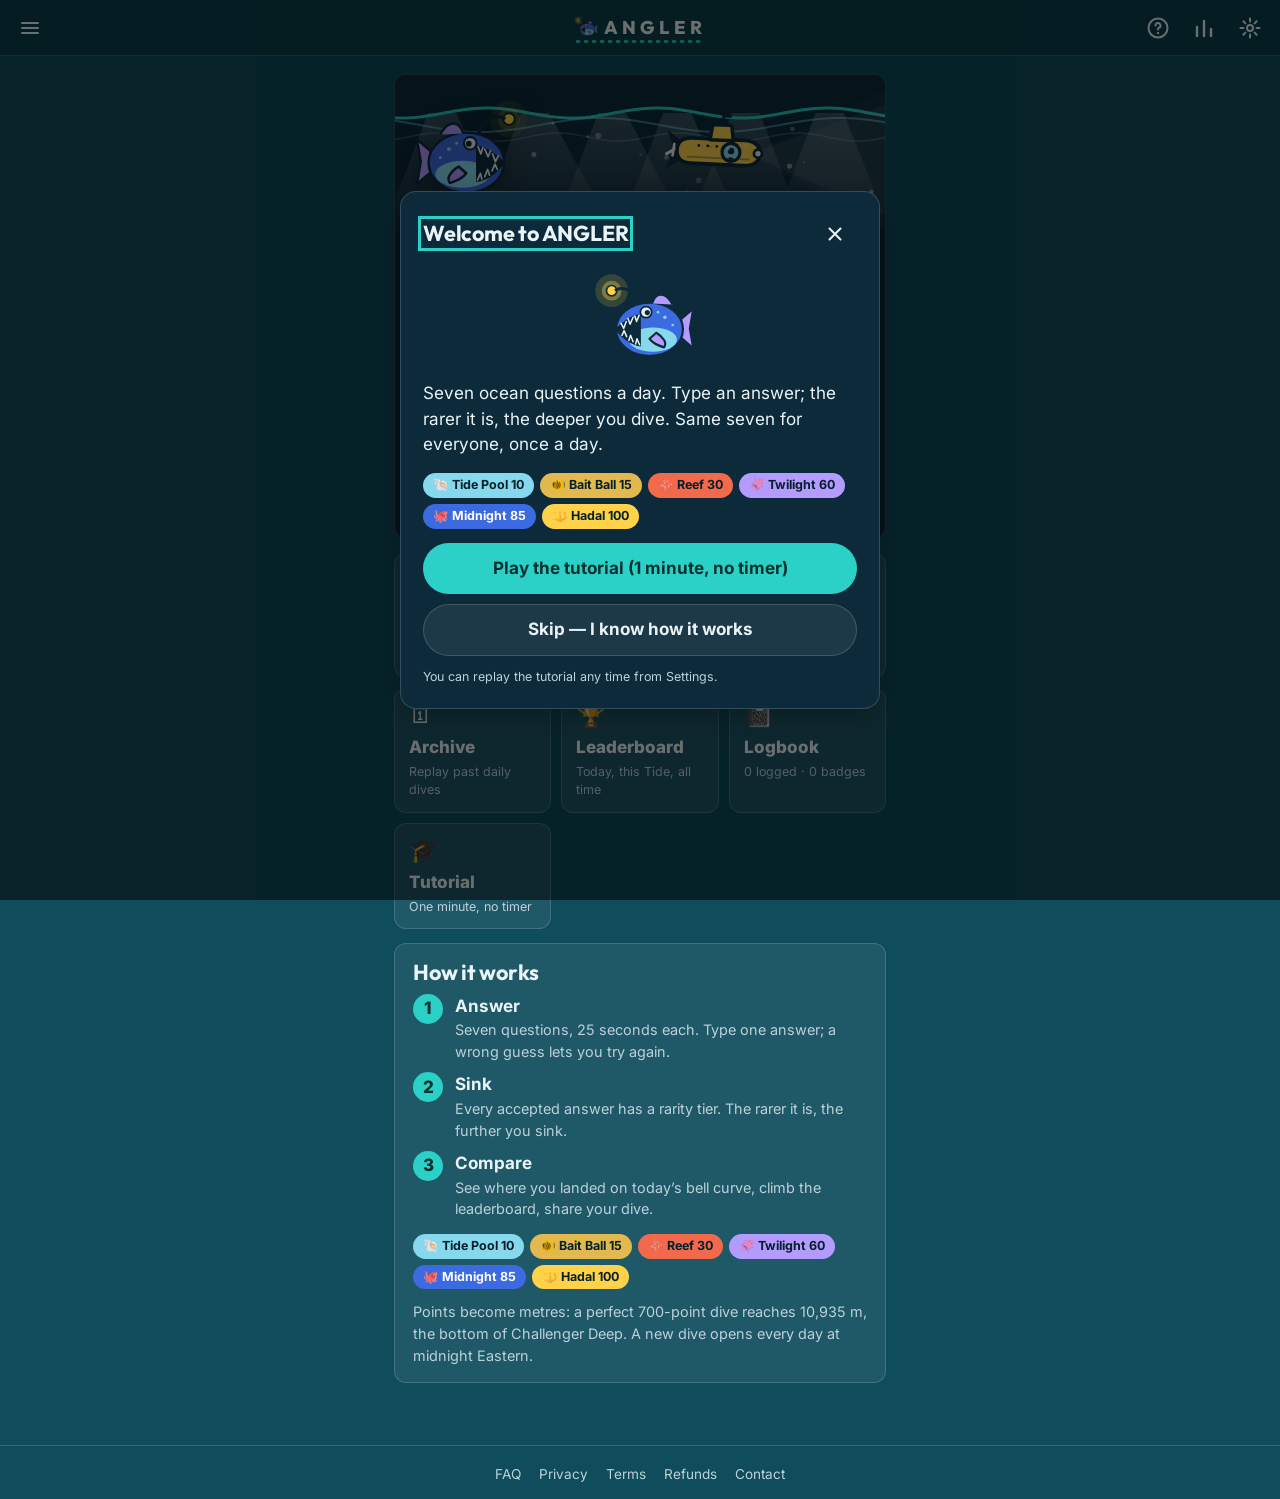
<file: index.html>
<!DOCTYPE html>
<html lang="en" data-theme="dark">
<head>
  <meta charset="utf-8">
  <meta name="viewport" content="width=device-width, initial-scale=1, viewport-fit=cover">
  <title>ANGLER — the daily ocean dive</title>
  <meta name="description" content="Seven ocean questions a day. The rarer your answer, the deeper you dive. A free daily trivia game about fish and the sea.">
  <meta property="og:title" content="ANGLER — the daily ocean dive">
  <meta property="og:description" content="Seven ocean questions a day. The rarer your answer, the deeper you dive.">
  <meta property="og:type" content="website">
  <meta property="og:url" content="https://nelsonalapi63-cyber.github.io/angler/">
                <meta property="og:image" content="https://nelsonalapi63-cyber.github.io/angler/icons/og/2026-11-10.png">
  <meta name="twitter:card" content="summary">
  <meta name="theme-color" content="#0F4C5C">
  <meta name="color-scheme" content="dark light">
                <link rel="canonical" href="https://nelsonalapi63-cyber.github.io/angler/">
  <link rel="manifest" href="manifest.json">
  <link rel="icon" href="icons/favicon.svg" type="image/svg+xml">
  <link rel="apple-touch-icon" href="icons/icon-192.png">
  <link rel="preload" href="fonts/outfit-latin-wght.woff2" as="font" type="font/woff2" crossorigin>
  <link rel="preload" href="fonts/inter-latin-wght.woff2" as="font" type="font/woff2" crossorigin>
  <link rel="stylesheet" href="fonts/fonts.css">
  <link rel="stylesheet" href="styles.css">
</head>
<body>
  <a class="skip-link" href="#main">Skip to the game</a>
  <div id="bubbles" aria-hidden="true"></div>

  <header class="topbar" role="banner">
    <button class="icon-btn" id="btn-menu" aria-label="Menu" aria-expanded="false" aria-controls="menu">
      <svg viewBox="0 0 24 24" width="24" height="24" aria-hidden="true"><path d="M4 7h16M4 12h16M4 17h16" stroke="currentColor" stroke-width="2" stroke-linecap="round"/></svg>
    </button>
    <a class="wordmark" href="#home" aria-label="ANGLER home"><span class="wordmark-fish" aria-hidden="true"></span>ANGLER</a>
    <div class="topbar-right">
      <button class="icon-btn" id="btn-help" aria-label="How to play">
        <svg viewBox="0 0 24 24" width="24" height="24" aria-hidden="true"><circle cx="12" cy="12" r="9.5" fill="none" stroke="currentColor" stroke-width="2"/><path d="M9.5 9.5a2.5 2.5 0 1 1 3.6 2.2c-.8.4-1.1.9-1.1 1.8" fill="none" stroke="currentColor" stroke-width="2" stroke-linecap="round"/><circle cx="12" cy="17" r="1.2" fill="currentColor"/></svg>
      </button>
      <button class="icon-btn" id="btn-stats" aria-label="My ANGLER statistics">
        <svg viewBox="0 0 24 24" width="24" height="24" aria-hidden="true"><path d="M5 20V11M12 20V5M19 20v-7" stroke="currentColor" stroke-width="2.4" stroke-linecap="round"/></svg>
      </button>
      <button class="icon-btn" id="btn-settings" aria-label="Settings">
        <svg viewBox="0 0 24 24" width="24" height="24" aria-hidden="true"><circle cx="12" cy="12" r="3" fill="none" stroke="currentColor" stroke-width="2"/><path d="M12 2.5v3M12 18.5v3M2.5 12h3M18.5 12h3M5.3 5.3l2.1 2.1M16.6 16.6l2.1 2.1M5.3 18.7l2.1-2.1M16.6 7.4l2.1-2.1" stroke="currentColor" stroke-width="2" stroke-linecap="round"/></svg>
      </button>
    </div>
  </header>

  <nav id="menu" class="drawer" hidden aria-label="Main menu">
    <a href="#daily">Daily Dive</a>
    <a href="#free">Free Dive</a>
    <a href="#duel">Duel</a>
    <a href="#archive">Archive</a>
    <a href="#packs">Themed Packs</a>
    <a href="#leaderboard">Leaderboard</a>
    <a href="#logbook">Logbook</a>
    <a href="#stats">My ANGLER</a>
    <a href="#tutorial">Tutorial</a>
    <a href="#faq">FAQ</a>
  </nav>
  <div id="scrim" class="scrim" hidden></div>

  <main id="main" class="column" tabindex="-1"></main>

  <footer class="site-footer">
    <a href="#faq">FAQ</a>
    <a href="privacy.html">Privacy</a>
    <a href="terms.html">Terms</a>
    <a href="refunds.html">Refunds</a>
    <a href="#faq" id="footer-contact">Contact</a>
  </footer>

  <div id="modal-root"></div>
  <div id="toast-root" class="toast-root" aria-live="polite" aria-atomic="true"></div>

  <script src="shared/dive.js" defer></script>
  <script src="storage.js" defer></script>
  <script src="boot.js" defer></script>
  <script src="charts.js" defer></script>
  <script src="sub.js" defer></script>
  <script src="shared/duel.js" defer></script>
  <script src="duel.js" defer></script>
  <script src="surface.js" defer></script>
  <script src="online.js" defer></script>
  <script src="retain.js" defer></script>
  <script src="social.js" defer></script>
  <script src="monetise.js" defer></script>
  <script src="achievements.js" defer></script>
  <script src="share.js" defer></script>
  <script src="pages.js" defer></script>
  <script src="game.js" defer></script>
  <script src="app.js" defer></script>
</body>
</html>
</file>
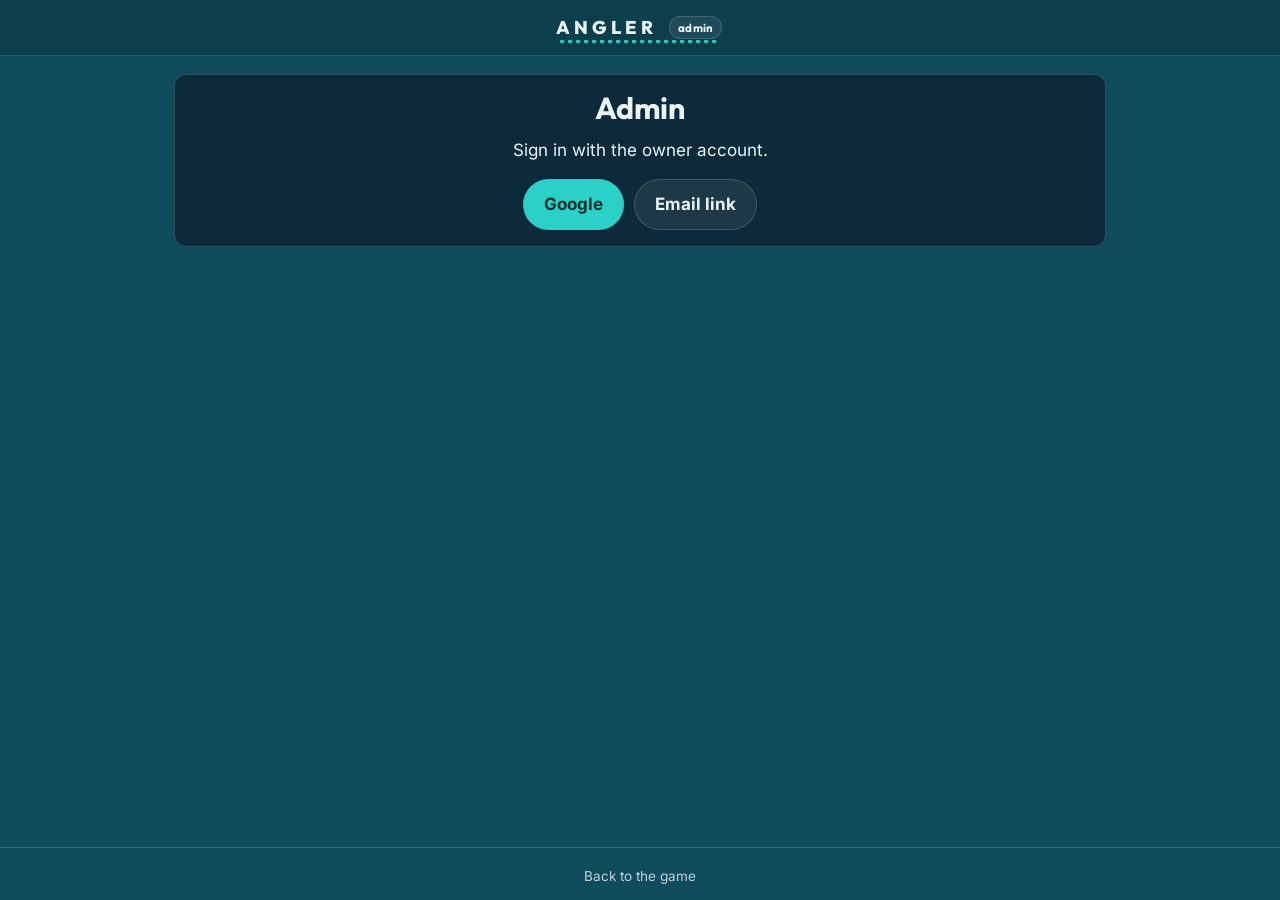
<file: admin.html>
<!DOCTYPE html>
<html lang="en" data-theme="dark">
<head>
  <meta charset="utf-8">
  <meta name="viewport" content="width=device-width, initial-scale=1, viewport-fit=cover">
  <title>ANGLER — admin</title>
  <meta name="robots" content="noindex, nofollow">
  <link rel="icon" href="icons/favicon.svg" type="image/svg+xml">
  <link rel="stylesheet" href="fonts/fonts.css">
  <link rel="stylesheet" href="styles.css">
  <style>
    .admin .column { max-width: 960px; }
    .admin table { width: 100%; border-collapse: collapse; font-size: .9rem; }
    .admin th, .admin td { text-align: left; padding: 6px 8px; border-bottom: 1px solid var(--line); vertical-align: top; }
    .admin th { color: var(--muted); font-weight: 600; font-size: .8rem; }
    .admin td.num, .admin th.num { text-align: right; font-variant-numeric: tabular-nums; }
    .admin .bars { display: grid; grid-template-columns: repeat(auto-fit, minmax(16px, 1fr)); gap: 3px; align-items: end; height: 120px; margin: 10px 0 4px; }
    .admin .bar { background: var(--accent); border-radius: 3px 3px 0 0; min-height: 2px; position: relative; }
    .admin .bar.dim { background: var(--tier-midnight); }
    .admin .bar:hover::after { content: attr(data-label); position: absolute; bottom: 100%; left: 50%; transform: translateX(-50%); background: var(--surface-strong); color: var(--ink); font-size: .7rem; padding: 2px 6px; border-radius: 4px; white-space: nowrap; border: 1px solid var(--line); }
    .admin .legend { display: flex; gap: 14px; font-size: .8rem; color: var(--muted); }
    .admin .legend i { display: inline-block; width: 10px; height: 10px; border-radius: 2px; vertical-align: middle; margin-right: 4px; }
    .admin .grid2 { display: grid; gap: 14px; grid-template-columns: 1fr; }
    @media (min-width: 760px) { .admin .grid2 { grid-template-columns: 1fr 1fr; } }
    .admin .status-new { color: var(--gold); } .admin .status-accepted { color: var(--accent-text); } .admin .status-rejected { color: var(--muted); }
    .admin .miss-bar { height: 6px; background: var(--surface); border-radius: 3px; overflow: hidden; }
    .admin .miss-bar i { display: block; height: 100%; background: var(--tier-reef); }
  </style>
</head>
<body class="admin">
  <a class="skip-link" href="#main">Skip to the dashboard</a>
  <header class="topbar" role="banner">
    <span></span>
    <a class="wordmark" href="./#home">ANGLER <span class="badge" style="margin-left:6px">admin</span></a>
    <span></span>
  </header>
  <main id="main" class="column" aria-live="polite"></main>
  <footer class="site-footer"><a href="./#home">Back to the game</a></footer>
  <div class="toast-root" id="toast-root" aria-live="polite"></div>

  <script src="shared/dive.js" defer></script>
  <script src="storage.js" defer></script>
  <script src="entities.js" defer></script>
  <script src="prompts.js" defer></script>
  <script src="charts.js" defer></script>
  <script src="online.js" defer></script>
  <script src="admin.js" defer></script>
</body>
</html>
</file>
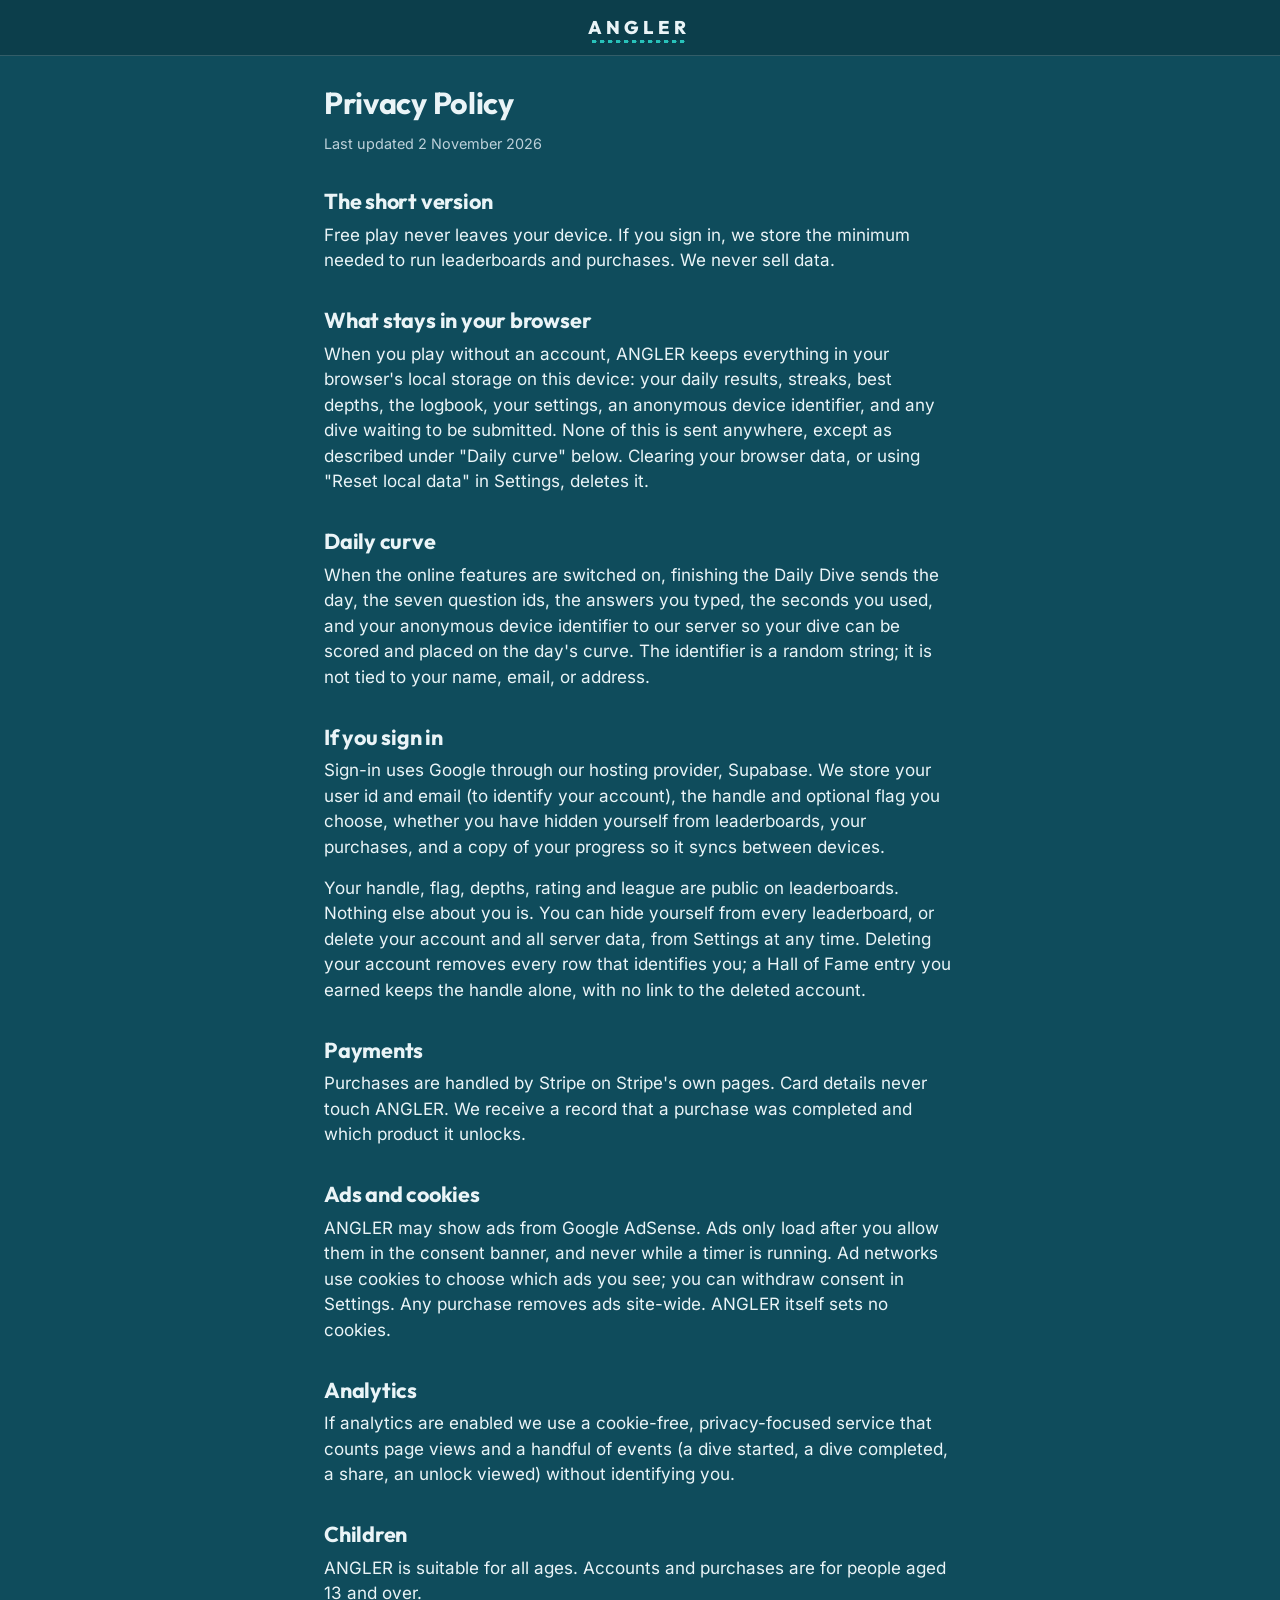
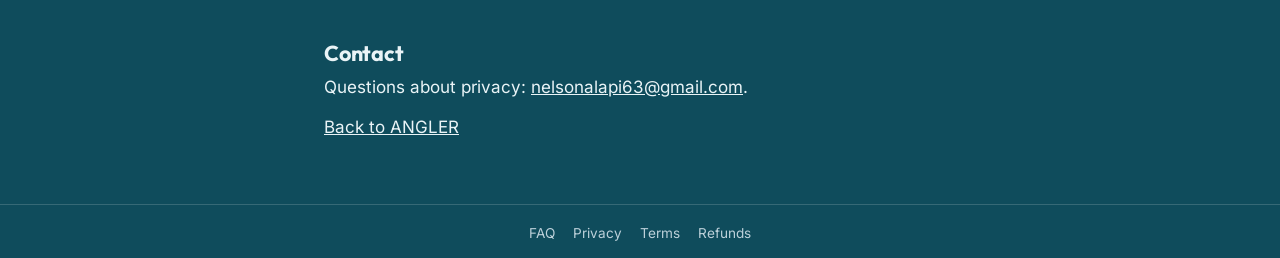
<file: privacy.html>
<!DOCTYPE html>
<html lang="en" data-theme="dark">
<head>
  <meta charset="utf-8">
  <meta name="viewport" content="width=device-width, initial-scale=1">
  <title>Privacy Policy — ANGLER</title>
  <meta name="description" content="What ANGLER stores on your device, what it stores if you sign in, and how ads and cookies are handled.">
  <script>try{var s=JSON.parse(localStorage.getItem('fathom.v1.settings')||'{}');if(s.theme==='light')document.documentElement.dataset.theme='light';if(s.contrast)document.documentElement.dataset.contrast='true';}catch(e){}</script>
  <link rel="stylesheet" href="fonts/fonts.css">
  <link rel="stylesheet" href="styles.css">
</head>
<body>
  <header class="topbar"><span></span><a class="wordmark" href="./#home">ANGLER</a><span></span></header>
  <main class="column prose">
    <h1>Privacy Policy</h1>
    <p class="muted small">Last updated 2 November 2026</p>

    <h2>The short version</h2>
    <p>Free play never leaves your device. If you sign in, we store the minimum needed to run leaderboards and purchases. We never sell data.</p>

    <h2>What stays in your browser</h2>
    <p>When you play without an account, ANGLER keeps everything in your browser's local storage on this device: your daily results, streaks, best depths, the logbook, your settings, an anonymous device identifier, and any dive waiting to be submitted. None of this is sent anywhere, except as described under "Daily curve" below. Clearing your browser data, or using "Reset local data" in Settings, deletes it.</p>

    <h2>Daily curve</h2>
    <p>When the online features are switched on, finishing the Daily Dive sends the day, the seven question ids, the answers you typed, the seconds you used, and your anonymous device identifier to our server so your dive can be scored and placed on the day's curve. The identifier is a random string; it is not tied to your name, email, or address.</p>

    <h2>If you sign in</h2>
    <p>Sign-in uses Google through our hosting provider, Supabase. We store your user id and email (to identify your account), the handle and optional flag you choose, whether you have hidden yourself from leaderboards, your purchases, and a copy of your progress so it syncs between devices.</p>
    <p>Your handle, flag, depths, rating and league are public on leaderboards. Nothing else about you is. You can hide yourself from every leaderboard, or delete your account and all server data, from Settings at any time. Deleting your account removes every row that identifies you; a Hall of Fame entry you earned keeps the handle alone, with no link to the deleted account.</p>

    <h2>Payments</h2>
    <p>Purchases are handled by Stripe on Stripe's own pages. Card details never touch ANGLER. We receive a record that a purchase was completed and which product it unlocks.</p>

    <h2>Ads and cookies</h2>
    <p>ANGLER may show ads from Google AdSense. Ads only load after you allow them in the consent banner, and never while a timer is running. Ad networks use cookies to choose which ads you see; you can withdraw consent in Settings. Any purchase removes ads site-wide. ANGLER itself sets no cookies.</p>

    <h2>Analytics</h2>
    <p>If analytics are enabled we use a cookie-free, privacy-focused service that counts page views and a handful of events (a dive started, a dive completed, a share, an unlock viewed) without identifying you.</p>

    <h2>Children</h2>
    <p>ANGLER is suitable for all ages. Accounts and purchases are for people aged 13 and over.</p>

    <h2>Contact</h2>
    <p>Questions about privacy: <a href="mailto:nelsonalapi63@gmail.com">nelsonalapi63@gmail.com</a>.</p>
    <p><a href="./#home">Back to ANGLER</a></p>
  </main>
  <footer class="site-footer"><a href="./#faq">FAQ</a><a href="privacy.html">Privacy</a><a href="terms.html">Terms</a><a href="refunds.html">Refunds</a></footer>
</body>
</html>
</file>
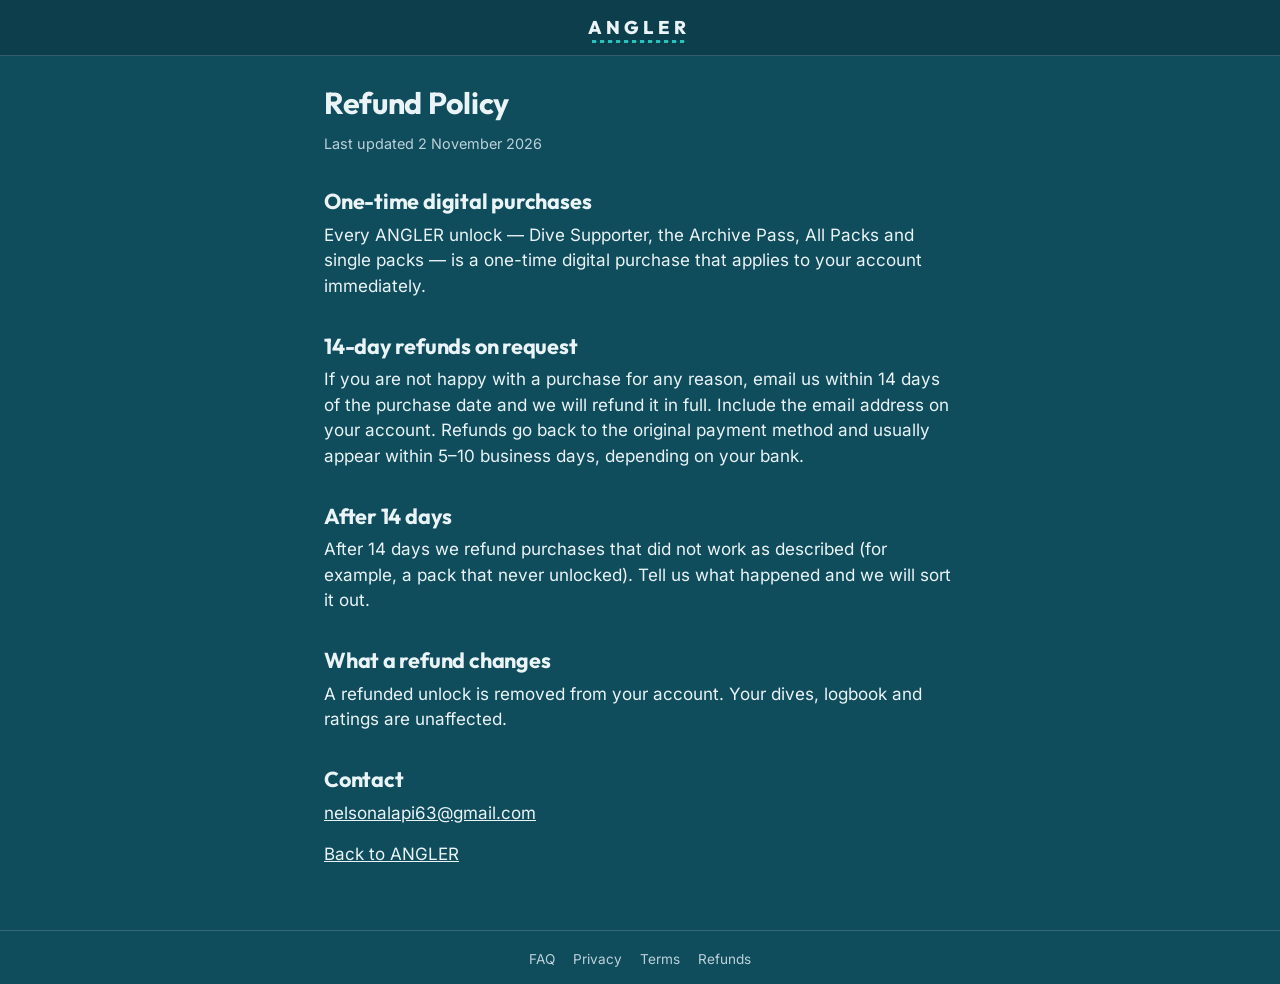
<file: refunds.html>
<!DOCTYPE html>
<html lang="en" data-theme="dark">
<head>
  <meta charset="utf-8">
  <meta name="viewport" content="width=device-width, initial-scale=1">
  <title>Refund Policy — ANGLER</title>
  <meta name="description" content="Refunds for ANGLER one-time digital purchases.">
  <script>try{var s=JSON.parse(localStorage.getItem('fathom.v1.settings')||'{}');if(s.theme==='light')document.documentElement.dataset.theme='light';if(s.contrast)document.documentElement.dataset.contrast='true';}catch(e){}</script>
  <link rel="stylesheet" href="fonts/fonts.css">
  <link rel="stylesheet" href="styles.css">
</head>
<body>
  <header class="topbar"><span></span><a class="wordmark" href="./#home">ANGLER</a><span></span></header>
  <main class="column prose">
    <h1>Refund Policy</h1>
    <p class="muted small">Last updated 2 November 2026</p>

    <h2>One-time digital purchases</h2>
    <p>Every ANGLER unlock — Dive Supporter, the Archive Pass, All Packs and single packs — is a one-time digital purchase that applies to your account immediately.</p>

    <h2>14-day refunds on request</h2>
    <p>If you are not happy with a purchase for any reason, email us within 14 days of the purchase date and we will refund it in full. Include the email address on your account. Refunds go back to the original payment method and usually appear within 5–10 business days, depending on your bank.</p>

    <h2>After 14 days</h2>
    <p>After 14 days we refund purchases that did not work as described (for example, a pack that never unlocked). Tell us what happened and we will sort it out.</p>

    <h2>What a refund changes</h2>
    <p>A refunded unlock is removed from your account. Your dives, logbook and ratings are unaffected.</p>

    <h2>Contact</h2>
    <p><a href="mailto:nelsonalapi63@gmail.com?subject=ANGLER%20refund">nelsonalapi63@gmail.com</a></p>
    <p><a href="./#home">Back to ANGLER</a></p>
  </main>
  <footer class="site-footer"><a href="./#faq">FAQ</a><a href="privacy.html">Privacy</a><a href="terms.html">Terms</a><a href="refunds.html">Refunds</a></footer>
</body>
</html>
</file>
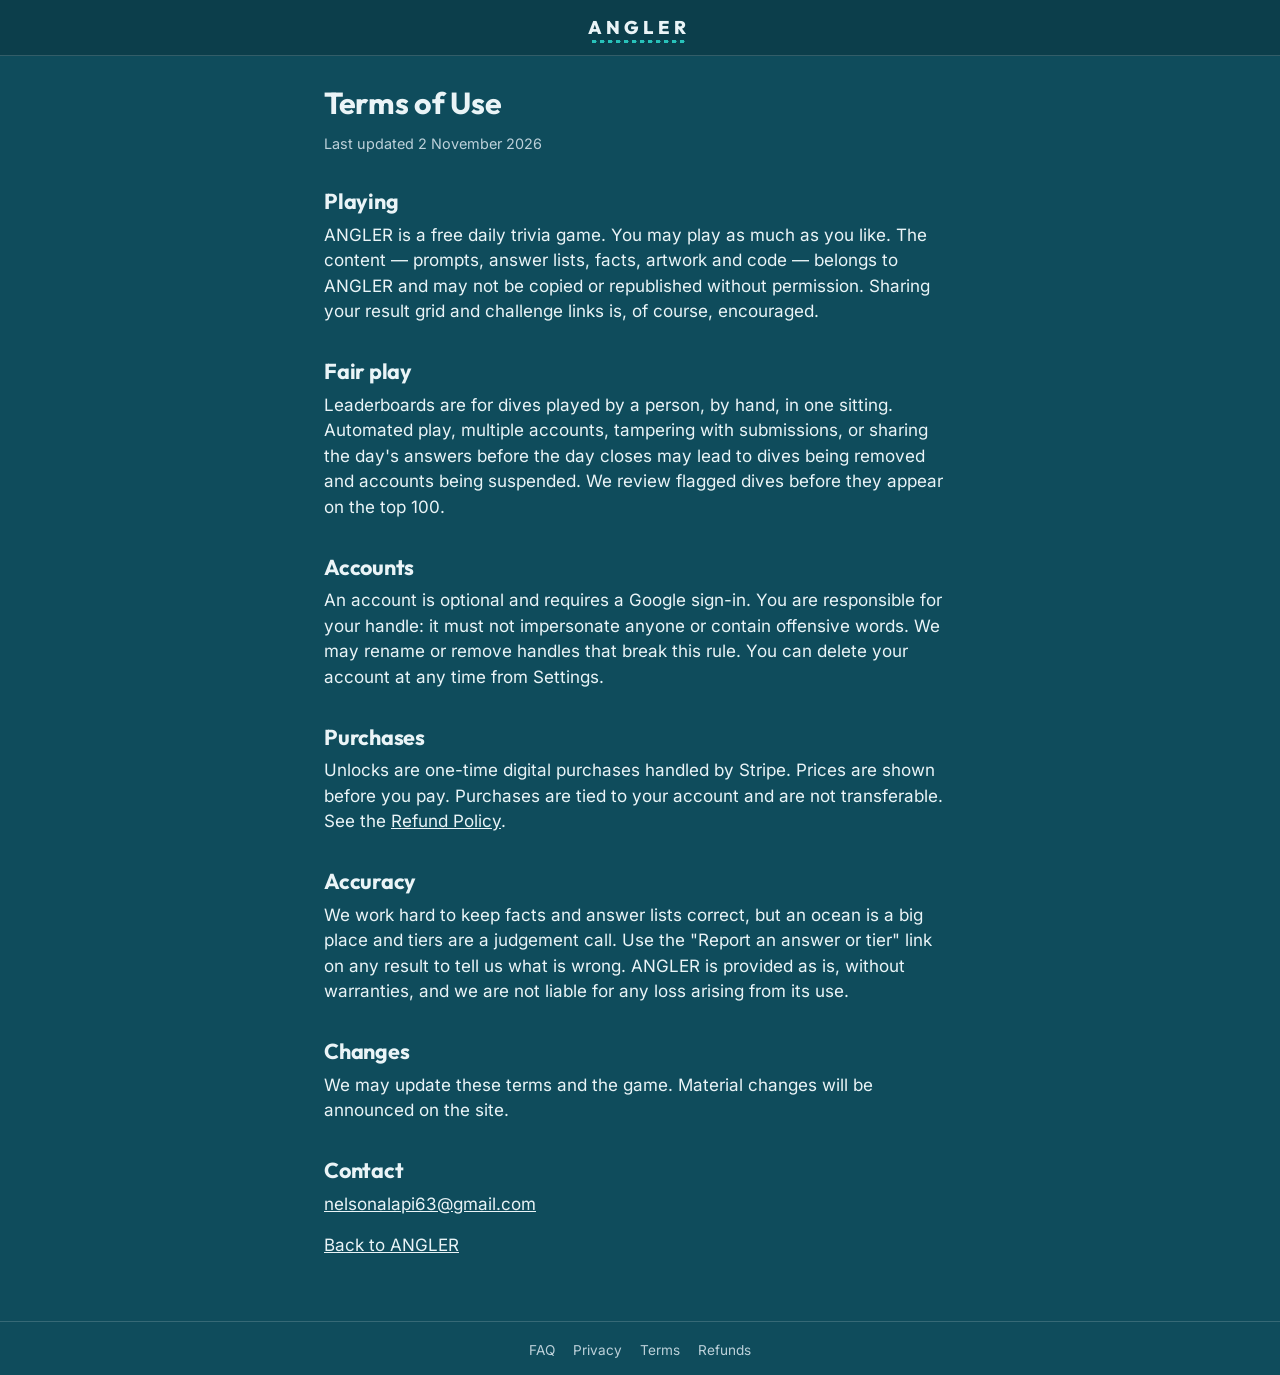
<file: terms.html>
<!DOCTYPE html>
<html lang="en" data-theme="dark">
<head>
  <meta charset="utf-8">
  <meta name="viewport" content="width=device-width, initial-scale=1">
  <title>Terms of Use — ANGLER</title>
  <meta name="description" content="The terms for playing ANGLER, holding an account and buying unlocks.">
  <script>try{var s=JSON.parse(localStorage.getItem('fathom.v1.settings')||'{}');if(s.theme==='light')document.documentElement.dataset.theme='light';if(s.contrast)document.documentElement.dataset.contrast='true';}catch(e){}</script>
  <link rel="stylesheet" href="fonts/fonts.css">
  <link rel="stylesheet" href="styles.css">
</head>
<body>
  <header class="topbar"><span></span><a class="wordmark" href="./#home">ANGLER</a><span></span></header>
  <main class="column prose">
    <h1>Terms of Use</h1>
    <p class="muted small">Last updated 2 November 2026</p>

    <h2>Playing</h2>
    <p>ANGLER is a free daily trivia game. You may play as much as you like. The content — prompts, answer lists, facts, artwork and code — belongs to ANGLER and may not be copied or republished without permission. Sharing your result grid and challenge links is, of course, encouraged.</p>

    <h2>Fair play</h2>
    <p>Leaderboards are for dives played by a person, by hand, in one sitting. Automated play, multiple accounts, tampering with submissions, or sharing the day's answers before the day closes may lead to dives being removed and accounts being suspended. We review flagged dives before they appear on the top 100.</p>

    <h2>Accounts</h2>
    <p>An account is optional and requires a Google sign-in. You are responsible for your handle: it must not impersonate anyone or contain offensive words. We may rename or remove handles that break this rule. You can delete your account at any time from Settings.</p>

    <h2>Purchases</h2>
    <p>Unlocks are one-time digital purchases handled by Stripe. Prices are shown before you pay. Purchases are tied to your account and are not transferable. See the <a href="refunds.html">Refund Policy</a>.</p>

    <h2>Accuracy</h2>
    <p>We work hard to keep facts and answer lists correct, but an ocean is a big place and tiers are a judgement call. Use the "Report an answer or tier" link on any result to tell us what is wrong. ANGLER is provided as is, without warranties, and we are not liable for any loss arising from its use.</p>

    <h2>Changes</h2>
    <p>We may update these terms and the game. Material changes will be announced on the site.</p>

    <h2>Contact</h2>
    <p><a href="mailto:nelsonalapi63@gmail.com">nelsonalapi63@gmail.com</a></p>
    <p><a href="./#home">Back to ANGLER</a></p>
  </main>
  <footer class="site-footer"><a href="./#faq">FAQ</a><a href="privacy.html">Privacy</a><a href="terms.html">Terms</a><a href="refunds.html">Refunds</a></footer>
</body>
</html>
</file>
<file: fonts/fonts.css>
/* Self-hosted variable typefaces, both under the SIL Open Font License (see LICENSE-*.txt in this folder).
   Latin subsets only; no request ever leaves the site for a font. */
@font-face {
  font-family: 'Outfit';
  font-style: normal;
  font-weight: 100 900;
  font-display: swap;
  src: url('outfit-latin-wght.woff2') format('woff2-variations'), url('outfit-latin-wght.woff2') format('woff2');
  unicode-range: U+0000-00FF, U+0131, U+0152-0153, U+02BB-02BC, U+02C6, U+02DA, U+02DC, U+0304, U+0308, U+0329, U+2000-206F, U+20AC, U+2122, U+2191, U+2193, U+2212, U+2215, U+FEFF, U+FFFD;
}
@font-face {
  font-family: 'Inter';
  font-style: normal;
  font-weight: 100 900;
  font-display: swap;
  src: url('inter-latin-wght.woff2') format('woff2-variations'), url('inter-latin-wght.woff2') format('woff2');
  unicode-range: U+0000-00FF, U+0131, U+0152-0153, U+02BB-02BC, U+02C6, U+02DA, U+02DC, U+0304, U+0308, U+0329, U+2000-206F, U+20AC, U+2122, U+2191, U+2193, U+2212, U+2215, U+FEFF, U+FFFD;
}
</file>
<file: styles.css>
/* ANGLER — styles. One quiet column for the pages; two columns for the dive (the water column with the submarine on the
   left, the question on the right); the page itself sinks darker as you dive.
   Type: Outfit (display) and Inter (text), both self-hosted from fonts/fonts.css. */

:root {
  --col-max: 520px;
  --font: "Inter", "Segoe UI Variable Text", "Segoe UI", "Helvetica Neue", Helvetica, Arial, system-ui, sans-serif;
  --font-display: "Outfit", "Avenir Next", "Segoe UI", "Helvetica Neue", Helvetica, Arial, system-ui, sans-serif;
  --radius: 12px;
  --radius-sm: 8px;
  --shadow: 0 10px 30px rgba(0, 0, 0, .25);
  --topbar-h: 56px;

  --bg: #0F4C5C;                 /* shallow water; JS overrides --bg-depth as you sink */
  --surface: rgba(255, 255, 255, .07);
  --surface-strong: #0C2A3A;
  --ink: #EAF4F7;
  --muted: #BDD1DA;              /* ≥4.5:1 on every dark surface, including the shallow-water card (#205967) */
  --line: rgba(255, 255, 255, .16);
  --accent: #2BD1C6;
  --accent-ink: #04302E;
  --accent-text: #5FE3D9;        /* accent as small text on the shallow card: 5.0:1 */
  --danger: #FF7B6B;
  --gold: #FFD24A;

  --tier-tidepool: #86D9EC;
  --tier-baitball: #E2B94F;
  --tier-reef: #F26A4B;
  --tier-twilight: #B49BFF;
  --tier-midnight: #3C6AE0;
  --tier-hadal: #FFD24A;
  --tier-miss: #46535E;
  --tier-ink: #06202A;
  --tier-midnight-ink: #FFFFFF;
  /* the same tiers as TEXT on the page background (chips keep the fills above): every pair ≥ 4.5:1 */
  --tier-tidepool-text: #86D9EC;
  --tier-baitball-text: #E2B94F;
  --tier-reef-text: #FF9C85;
  --tier-twilight-text: #C7B6FF;
  --tier-midnight-text: #9DB5FF;
  --tier-hadal-text: #FFD24A;
  --tier-miss-text: #BDD1DA;
  --danger-text: #FF9B8E;
}

[data-theme="light"] {
  --bg: #D9EEF2;
  --surface: rgba(8, 40, 60, .06);
  --surface-strong: #FFFFFF;
  --ink: #0B2230;
  --muted: #4F6C7B;
  --line: rgba(8, 40, 60, .18);
  --accent: #0B6E69;
  --accent-ink: #FFFFFF;
  --accent-text: #0B6E69;
  --danger: #B3261E;
  --danger-text: #B3261E;
  --gold: #7A5A00;
  --gold-ink: #FFFFFF;
  --shadow: 0 10px 30px rgba(10, 40, 60, .12);
  --tier-tidepool: #15718A;
  --tier-baitball: #7D6210;
  --tier-reef: #B23E24;
  --tier-twilight: #5E4FBF;
  --tier-midnight: #2550C4;
  --tier-hadal: #7A5C00;
  --tier-miss: #56656F;
  --tier-ink: #FFFFFF;
  --tier-midnight-ink: #FFFFFF;
  --tier-tidepool-text: #15718A;
  --tier-baitball-text: #7D6210;
  --tier-reef-text: #B23E24;
  --tier-twilight-text: #5E4FBF;
  --tier-midnight-text: #2550C4;
  --tier-hadal-text: #7A5C00;
  --tier-miss-text: #56656F;
}

[data-contrast="true"] {
  --line: rgba(255, 255, 255, .45);
  --muted: #D4E2EA;
  --tier-tidepool: #FFFFFF;
  --tier-baitball: #FFE28A;
  --tier-reef: #FFA37A;
  --tier-twilight: #C9C9FF;
  --tier-midnight: #8FB5FF;
  --tier-hadal: #FFE066;
  --tier-miss: #6E7B86;
}
[data-contrast="true"][data-theme="light"] {
  --line: rgba(8, 40, 60, .5);
  --muted: #223845;
  --tier-tidepool: #1E6E82;
  --tier-baitball: #7A5B10;
  --tier-reef: #B23C1F;
  --tier-twilight: #3C3CB8;
  --tier-midnight: #163F9E;
  --tier-hadal: #8A6A00;
}

* { box-sizing: border-box; }
html { -webkit-text-size-adjust: 100%; }
body {
  margin: 0;
  font-family: var(--font);
  font-size: 17px;
  line-height: 1.5;
  color: var(--ink);
  background: var(--bg-depth, var(--bg));
  transition: background-color 1.4s ease;
  min-height: 100vh;
  min-height: 100dvh;
  display: flex;
  flex-direction: column;
}
a { color: inherit; }
button { font: inherit; color: inherit; }
h1, h2, h3 { margin: 0 0 .4em; line-height: 1.15; letter-spacing: -.01em; font-family: var(--font-display); font-weight: 700; }
h1 { font-size: 1.9rem; }
h2 { font-size: 1.35rem; }
h3 { font-size: 1.05rem; }
p { margin: 0 0 .9em; }
.muted { color: var(--muted); }
.small { font-size: .9rem; }
.tiny { font-size: .78rem; }
.center { text-align: center; }
.sr-only { position: absolute; width: 1px; height: 1px; overflow: hidden; clip: rect(0 0 0 0); white-space: nowrap; }

:focus-visible { outline: 3px solid var(--accent); outline-offset: 2px; }
.skip-link { position: absolute; left: -999px; top: 8px; background: var(--accent); color: var(--accent-ink); padding: 8px 12px; border-radius: var(--radius-sm); z-index: 50; }
.skip-link:focus { left: 8px; }

/* ---------------------------------------------------------------- top bar */
.topbar {
  position: sticky; top: 0; z-index: 20;
  height: var(--topbar-h);
  display: grid; grid-template-columns: 1fr auto 1fr; align-items: center;
  padding: 0 8px;
  border-bottom: 1px solid var(--line);
  background: var(--surface-strong);
  background: color-mix(in srgb, var(--bg-depth, var(--bg)) 82%, black);
  backdrop-filter: blur(6px);
}
[data-theme="light"] .topbar { background: color-mix(in srgb, var(--bg-depth, var(--bg)) 80%, white); }
.topbar-right { display: flex; justify-content: flex-end; gap: 2px; }
.wordmark {
  font-family: var(--font-display); font-weight: 800; letter-spacing: .22em; text-decoration: none; font-size: 1.15rem;
  padding: 6px 10px 6px 8px; position: relative; display: inline-flex; align-items: center; gap: 6px;
}
.wordmark-fish { display: inline-flex; width: 26px; height: 26px; }
.wordmark-fish svg { width: 26px; height: 26px; display: block; }
.wordmark::after {
  content: ""; position: absolute; left: 12px; right: 14px; bottom: 4px; height: 3px;
  background: radial-gradient(circle at 25% 50%, var(--accent) 0 40%, transparent 41%) 0 0 / 8px 3px repeat-x;
  opacity: .9;
}
.icon-btn {
  width: 44px; height: 44px; border: 0; background: transparent; border-radius: 50%;
  display: inline-flex; align-items: center; justify-content: center; cursor: pointer;
}
.icon-btn:hover { background: var(--surface); }

/* ---------------------------------------------------------------- drawer */
.drawer {
  position: fixed; top: 0; left: 0; bottom: 0; width: min(300px, 84vw); z-index: 40;
  background: var(--surface-strong); border-right: 1px solid var(--line); box-shadow: var(--shadow);
  padding: calc(var(--topbar-h) + 8px) 12px 16px; display: flex; flex-direction: column; gap: 2px;
  transform: translateX(-102%); transition: transform .25s ease, visibility 0s linear .25s;
  visibility: hidden;                     /* closed: off-screen AND out of the accessibility tree and tab order */
}
.drawer:not([hidden]) { transform: translateX(0); visibility: visible; transition: transform .25s ease; }
.drawer a { text-decoration: none; padding: 12px 14px; border-radius: var(--radius-sm); font-weight: 600; }
.drawer a:hover, .drawer a.active { background: var(--surface); }
.scrim { position: fixed; inset: 0; background: rgba(0, 0, 0, .45); z-index: 30; }

/* ---------------------------------------------------------------- layout */
.column { width: 100%; max-width: var(--col-max); margin: 0 auto; padding: 18px 16px 48px; flex: 1; }
.site-footer {
  display: flex; flex-wrap: wrap; gap: 6px 18px; justify-content: center;
  padding: 18px 16px 28px; font-size: .85rem; color: var(--muted); border-top: 1px solid var(--line);
}
.site-footer a { text-decoration: none; }
.site-footer a:hover { text-decoration: underline; }

.card {
  background: var(--surface); border: 1px solid var(--line); border-radius: var(--radius);
  padding: 16px 18px; margin: 0 0 14px;
}
.card.strong { background: var(--surface-strong); }
.card h2, .card h3 { margin-top: 0; }
.card-title { font-size: 1.05rem; }   /* section headings on result cards: h2 for structure, h3-sized */
.row { display: flex; align-items: center; gap: 10px; flex-wrap: wrap; }
.row.between { justify-content: space-between; }
.stack { display: flex; flex-direction: column; gap: 10px; }

.btn {
  display: inline-flex; align-items: center; justify-content: center; gap: 8px;
  padding: 12px 20px; border-radius: 999px; border: 1px solid var(--line);
  background: var(--surface); cursor: pointer; font-weight: 700; text-decoration: none; min-height: 46px;
}
.btn:hover { filter: brightness(1.1); }
.btn-primary { background: var(--accent); color: var(--accent-ink); border-color: transparent; }
.btn-ghost { background: transparent; }
.btn-block { width: 100%; }
.btn-sm { padding: 7px 14px; min-height: 36px; font-size: .9rem; }
.btn[disabled] { opacity: .5; cursor: not-allowed; }
.link-btn { background: none; border: 0; padding: 0; color: var(--muted); text-decoration: underline; cursor: pointer; font-size: .85rem; }

.input {
  width: 100%; font-size: 1.15rem; padding: 14px 16px; border-radius: var(--radius);
  border: 2px solid var(--line); background: var(--surface-strong); color: var(--ink);
}
.input:focus { border-color: var(--accent); outline: none; }

.list { list-style: none; margin: 0; padding: 0; }
.list li { display: flex; align-items: center; gap: 12px; padding: 12px 4px; border-top: 1px solid var(--line); }
.list li:first-child { border-top: 0; }
.list .grow { flex: 1; min-width: 0; }
.list a { text-decoration: none; }
.lock { color: var(--muted); font-size: .8rem; }
.lb-rank { width: 32px; text-align: right; font-weight: 800; flex: none; }
.lb-who { display: flex; flex-direction: column; gap: 3px; min-width: 0; }
.lb-name { white-space: nowrap; overflow: hidden; text-overflow: ellipsis; }
.lb-val { text-align: right; white-space: nowrap; flex: none; }
.lb-me { background: var(--surface-strong); border-radius: var(--radius-sm); padding-left: 8px !important; padding-right: 8px !important; margin: 0 -4px; box-shadow: inset 0 0 0 1px var(--line); }

.tabs { display: flex; flex-wrap: nowrap; gap: 2px; border-bottom: 1px solid var(--line); margin-bottom: 14px; overflow-x: auto; scrollbar-width: none; }
.tabs::-webkit-scrollbar { display: none; }
.tabs button {
  background: none; border: 0; border-bottom: 3px solid transparent; padding: 10px 10px; cursor: pointer;
  font-weight: 600; color: var(--muted); white-space: nowrap; flex: none;
}
.tabs button[aria-selected="true"] { color: var(--ink); border-bottom-color: var(--accent); }

.badge { display: inline-block; font-size: .72rem; font-weight: 700; padding: 2px 8px; border-radius: 999px; background: var(--surface); border: 1px solid var(--line); letter-spacing: .02em; }
.badge.demo { background: var(--gold); color: var(--gold-ink, #3A2A00); border-color: transparent; }
.badge.league { background: var(--surface-strong); }

/* ---------------------------------------------------------------- tiers */
.tier { --c: var(--tier-miss); --ct: var(--tier-miss-text); display: inline-flex; align-items: center; gap: 6px; font-weight: 700; color: var(--ct); }
.tier-tidepool { --c: var(--tier-tidepool); --ct: var(--tier-tidepool-text); }
.tier-baitball { --c: var(--tier-baitball); --ct: var(--tier-baitball-text); }
.tier-reef { --c: var(--tier-reef); --ct: var(--tier-reef-text); }
.tier-twilight { --c: var(--tier-twilight); --ct: var(--tier-twilight-text); }
.tier-midnight { --c: var(--tier-midnight); --ct: var(--tier-midnight-text); }
.tier-hadal { --c: var(--tier-hadal); --ct: var(--tier-hadal-text); }
.chip { --c: var(--tier-miss); display: inline-flex; align-items: center; gap: 6px; padding: 3px 10px; border-radius: 999px; background: var(--c); color: var(--tier-ink); font-weight: 700; font-size: .85rem; white-space: nowrap; }
.chip.chip-miss { color: var(--ink); }
.chip.tier-midnight, .tile.tier-midnight { color: var(--tier-midnight-ink); }

/* ---------------------------------------------------------------- dive screen: the water column on the left, the question centred on the right */
body.diving .column { max-width: 900px; }
.dive {
  display: grid; grid-template-columns: minmax(100px, 30%) minmax(0, 1fr); gap: 12px;
  min-height: calc(100dvh - var(--topbar-h) - 36px); position: relative; z-index: 1;
}
@media (min-width: 900px) { .dive { grid-template-columns: 38% minmax(0, 1fr); gap: 20px; } }
.dive-scene {
  position: sticky; top: calc(var(--topbar-h) + 10px); align-self: start;
  height: calc(100dvh - var(--topbar-h) - 40px); min-height: 320px; max-height: 920px;
  border-radius: 16px; overflow: hidden; border: 1px solid var(--line); box-shadow: var(--shadow); background: #0B3A52;
}
.sub-canvas { display: block; width: 100%; height: 100%; }
.dive-main { display: flex; flex-direction: column; min-width: 0; }
/* v4: after an answer the water column takes the whole screen (same scene node, repositioned by CSS; the canvas follows via ResizeObserver) */
.dive.takeover .dive-scene { position: fixed; inset: 0; width: 100vw; height: 100vh; height: 100dvh; max-height: none; min-height: 0; border-radius: 0; border: 0; z-index: 60; }
/* .column and .dive are stacking contexts (z-index 1): lift them above the topbar and footer while the water column is up */
body.takeover .column, .dive.takeover { z-index: 58; }
.dive.takeover .dive-main { visibility: hidden; }
body.takeover { overflow: hidden; }
.takeover-hud { position: absolute; inset: 0; display: flex; flex-direction: column; justify-content: space-between; gap: 10px; padding: calc(10px + env(safe-area-inset-top, 0px)) 14px calc(14px + env(safe-area-inset-bottom, 0px)); pointer-events: none; }
.takeover-top { display: flex; align-items: flex-start; justify-content: space-between; gap: 10px; }
.takeover-depth { background: rgba(2, 10, 24, .82); color: #FFFFFF; padding: 8px 12px; border-radius: 12px; font-variant-numeric: tabular-nums; animation: rise .25s ease; }
.takeover-depth .num { font-family: var(--font-display); font-weight: 800; font-size: 1.8rem; line-height: 1.05; }
.takeover-depth .zone { font-size: .8rem; color: #D6E2EE; }
.takeover-radio { max-width: 60%; background: rgba(2, 10, 24, .82); color: #FFFFFF; padding: 8px 12px; border-radius: 12px; font-size: .92rem; }
.takeover-radio:empty { display: none; }
.takeover-plate { --ink: #FFFFFF; --muted: #CFD9E4; --surface: rgba(255, 255, 255, .08); pointer-events: auto; align-self: center; width: min(560px, 100%); max-height: min(62vh, 62dvh); overflow: auto; background: rgba(2, 10, 24, .86); color: #FFFFFF; border-radius: 16px; padding: 10px 14px 14px; box-shadow: 0 18px 50px rgba(0, 0, 0, .45); animation: rise .3s ease; }
.takeover-plate .rarity { margin-top: 4px; }
.takeover-plate .muted, .takeover-plate .small.muted { color: #CFD9E4; }
.takeover-plate .fact { color: #FFFFFF; }
.takeover-plate .next-row { margin-top: 12px; }
.takeover-plate .corrected-note b { text-decoration-color: var(--accent); }
@media (prefers-reduced-motion: reduce) { .takeover-depth, .takeover-plate { animation: none; } }

.dive-centre { margin: auto 0; padding: 10px 0 14px; }
.dive-head { display: flex; align-items: flex-start; justify-content: space-between; gap: 10px; margin-bottom: 6px; }
.dive-head-left { min-width: 0; }
.dive-head-right { display: flex; align-items: center; gap: 4px; flex: none; }
.last-tag { display: inline-block; margin-left: 6px; padding: 1px 8px; border-radius: 999px; background: var(--gold); color: var(--gold-ink, #3A2A00); font-size: .72rem; font-weight: 800; letter-spacing: .04em; vertical-align: middle; }
.mute-btn { width: 40px; height: 40px; font-size: 1.1rem; }
.timer { position: relative; width: 48px; height: 48px; }
.timer svg { width: 48px; height: 48px; transform: rotate(-90deg); }
.timer .track { stroke: var(--line); fill: none; stroke-width: 4; }
.timer .arc { stroke: var(--accent); fill: none; stroke-width: 4; stroke-linecap: round; transition: stroke-dashoffset .12s linear, stroke .3s; }
.timer.low .arc { stroke: var(--danger); }
.timer.low { animation: timerPulse 1s ease-in-out infinite; }
.timer.low .num { color: var(--danger-text, var(--danger)); }
@keyframes timerPulse { 0%, 100% { transform: scale(1); } 50% { transform: scale(1.12); } }
.timer .num { position: absolute; inset: 0; display: flex; align-items: center; justify-content: center; font-weight: 800; font-size: .9rem; }
.question-text { font-size: 1.45rem; font-weight: 700; line-height: 1.25; margin: 6px 0 14px; letter-spacing: -.01em; }
@media (max-width: 559px) { .question-text { font-size: 1.2rem; } }
.answer-form { display: flex; gap: 8px; }
.answer-form .input { flex: 1; min-width: 0; }
@media (max-width: 559px) { .answer-form { flex-direction: column; } .answer-form .btn-dive { width: 100%; } }
.shake { animation: shake .45s ease; }
.input.reject { border-color: var(--danger); box-shadow: 0 0 0 3px rgba(255, 123, 107, .25); animation: shake .45s ease, flash .65s ease; }
@keyframes flash { 0% { background: rgba(255, 123, 107, .35); } 100% { background: var(--surface-strong); } }
.input.accept { --c: var(--accent); border-color: var(--c); box-shadow: 0 0 0 4px color-mix(in srgb, var(--c) 45%, transparent); animation: acceptFlash .7s ease; }
@keyframes acceptFlash { 0% { background: color-mix(in srgb, var(--c) 55%, var(--surface-strong)); } 100% { background: var(--surface-strong); } }
.suggest { display: flex; flex-wrap: wrap; align-items: center; gap: 8px; min-height: 0; margin: 0 0 8px; }
.suggest:empty { display: none; }
.chip-btn {
  border: 1px solid var(--accent); background: var(--surface); color: var(--ink); border-radius: 999px;
  padding: 7px 14px; font-weight: 700; cursor: pointer; animation: rise .2s ease;
}
.chip-btn:hover { background: var(--accent); color: var(--accent-ink); }
.reject-msg { min-height: 0; font-size: .92rem; color: var(--danger-text, var(--danger)); margin: 8px 0 0; }
.reject-msg:empty { display: none; }
/* v4: autocorrect that says so */
.input.corrected { --c: var(--accent); border-color: var(--c); text-decoration: underline; text-decoration-color: var(--c); text-decoration-thickness: 2px; text-underline-offset: 3px; animation: correctFlash .9s ease; }
@keyframes correctFlash { 0% { box-shadow: inset 0 -3px 0 var(--c), 0 0 0 0 color-mix(in srgb, var(--c) 45%, transparent); } 40% { box-shadow: inset 0 -3px 0 var(--c), 0 0 0 6px color-mix(in srgb, var(--c) 35%, transparent); } 100% { box-shadow: inset 0 -3px 0 transparent, 0 0 0 0 transparent; } }
.ask { display: flex; flex-wrap: wrap; align-items: center; gap: 8px; margin: 0 0 8px; padding: 8px 10px; border-radius: 10px; background: color-mix(in srgb, var(--accent) 12%, transparent); font-size: .95rem; color: var(--ink); }
.ask .ask-q { margin-right: 2px; }
.ask .ask-q b { font-weight: 700; }
.ask .btn-sm { padding: 4px 12px; }
.corrected-note { margin: 4px 0 6px; font-size: .95rem; color: var(--ink); }
.corrected-note b { text-decoration: underline; text-decoration-thickness: 2px; text-underline-offset: 3px; text-decoration-color: var(--accent); }

.help-row { display: flex; align-items: center; gap: 8px; margin: 10px 0 0; flex-wrap: wrap; }
.help-row .help-note { flex: 1 1 100%; margin-top: 2px; }
@media (min-width: 900px) { .help-row .help-note { flex: 1; text-align: right; margin: 0; } }
/* the hint box keeps the anglerfish's glowing lure */
.hint-box {
  display: inline-flex; align-items: center; gap: 8px; padding: 7px 14px 7px 10px; min-height: 36px; border-radius: 999px; cursor: pointer;
  border: 1px solid var(--gold); background: color-mix(in srgb, var(--gold) 12%, var(--surface)); color: var(--ink); font-weight: 700; font-size: .9rem;
}
.hint-box .tiny { color: var(--ink); opacity: .85; }
.hint-box .lure { width: 10px; height: 10px; border-radius: 50%; background: var(--gold); box-shadow: 0 0 0 0 color-mix(in srgb, var(--gold) 70%, transparent), 0 0 10px var(--gold); animation: lure 2.4s ease-in-out infinite; }
@keyframes lure { 0%, 100% { box-shadow: 0 0 0 0 color-mix(in srgb, var(--gold) 70%, transparent), 0 0 8px var(--gold); } 50% { box-shadow: 0 0 0 7px transparent, 0 0 16px var(--gold); } }
.hint-box:hover:not([disabled]) { background: color-mix(in srgb, var(--gold) 25%, var(--surface)); }
.hint-box[disabled], .hint-box.used { cursor: default; border-color: var(--line); background: var(--surface); color: var(--muted); }
.hint-box.used .lure { animation: none; box-shadow: none; opacity: .4; }
.hint-text { margin: 8px 0 0; font-size: .95rem; }
.hint-text:empty { display: none; }
.hint-text .shape { font-family: ui-monospace, "SF Mono", Menlo, Consolas, monospace; letter-spacing: .05em; font-weight: 700; color: var(--gold); word-break: break-word; }
.coach { background: var(--surface); border: 1px dashed var(--line); border-radius: var(--radius-sm); padding: 10px 12px; font-size: .92rem; }
/* the pilot's radio line: a bubble pointing at the submarine on the left */
.radio {
  position: relative; margin: 0 0 10px; padding: 8px 36px 8px 12px; border-radius: 12px; background: var(--surface-strong); border: 1px solid var(--accent);
  font-size: .9rem; font-weight: 600; color: var(--accent-text); min-height: 0; opacity: 0; transform: translateX(-6px); transition: opacity .25s ease, transform .25s ease;
}
.radio::before { content: ""; position: absolute; left: -7px; top: 12px; width: 10px; height: 10px; background: var(--surface-strong); border-left: 1px solid var(--accent); border-bottom: 1px solid var(--accent); transform: rotate(45deg); }
.radio::after { content: "📡"; position: absolute; right: 10px; top: 7px; font-size: .8rem; opacity: .7; }
.radio:empty { display: none; }
.radio.show { opacity: 1; transform: none; }
.rarity { margin: 12px 0 0; font-size: .95rem; font-weight: 600; color: var(--ct, var(--ink)); animation: rise .25s ease; }
.rarity.miss { color: var(--muted); }
.art { border-radius: 14px; background: rgba(255, 255, 255, .08); flex: none; }
.tile .art { display: block; margin: 12px auto 0; width: 112px; height: 112px; animation: rise .5s ease; }
.tile.hadal { box-shadow: 0 0 0 3px var(--tier-hadal), 0 14px 40px rgba(255, 210, 74, .35); }
.art-wrap { margin: 10px 0 0; }
.hadal-answer { display: flex; align-items: center; gap: 8px; }
.hadal-answer .art { width: 36px; height: 36px; border-radius: 8px; }
.copy-box { width: 100%; min-height: 90px; font: inherit; padding: 10px; border-radius: 8px; border: 1px solid var(--line); background: var(--surface); color: var(--ink); }
@keyframes shake { 10%, 90% { transform: translateX(-2px); } 20%, 80% { transform: translateX(4px); } 30%, 50%, 70% { transform: translateX(-6px); } 40%, 60% { transform: translateX(6px); } }

.tile {
  --c: var(--tier-miss);
  margin-top: 10px; padding: 14px 16px; border-radius: var(--radius); background: var(--c); color: var(--tier-ink);
  transform-origin: 50% 0; animation: flipIn .55s cubic-bezier(.2, .8, .2, 1);
}
.tile.tile-miss { color: var(--ink); }
.tile .tile-top { display: flex; justify-content: space-between; align-items: baseline; gap: 10px; }
.tile .tile-name { font-family: var(--font-display); font-weight: 800; font-size: 1.1rem; }
.tile .tile-meters { font-weight: 800; white-space: nowrap; }
.tile .tile-sub { font-size: .9rem; opacity: .9; }
.tile.tile-miss .tile-sub { opacity: 1; }
@keyframes flipIn { from { transform: rotateX(-90deg); opacity: 0; } 60% { transform: rotateX(12deg); opacity: 1; } to { transform: rotateX(0); } }
.fact { margin: 12px 0 0; padding: 12px 14px; border-left: 3px solid var(--accent); background: var(--surface); border-radius: 0 var(--radius-sm) var(--radius-sm) 0; font-size: .95rem; }
.next-row { display: flex; justify-content: flex-end; align-items: center; gap: 12px; margin-top: 14px; }
.progress-dots { display: flex; gap: 6px; }
.progress-dots span { --c: var(--line); width: 12px; height: 12px; border-radius: 50%; background: var(--c); border: 1px solid var(--line); }
.progress-dots span.cur { outline: 2px solid var(--accent); outline-offset: 1px; }

/* ---------------------------------------------------------------- home */
.hero { position: relative; overflow: hidden; padding: 0; }
.hero-art { height: 160px; overflow: hidden; }
.hero-art > svg:not(.mascot) { display: block; width: 100%; height: 100%; }
.hero-body { padding: 14px 22px 22px; text-align: center; }
.hero-kicker { font-size: .8rem; color: var(--muted); letter-spacing: .04em; }
.hero-title { font-size: 2.9rem; font-weight: 800; letter-spacing: .26em; margin: 4px 0 2px; text-indent: .26em; }
.hero-art .hero-mascot { position: absolute; left: 4%; top: 14px; width: 124px; height: 124px; pointer-events: none; filter: drop-shadow(0 6px 14px rgba(0,0,0,.35)); animation: bob 5s ease-in-out infinite; }
@keyframes bob { 0%, 100% { transform: translateY(0); } 50% { transform: translateY(-7px); } }
@media (prefers-reduced-motion: reduce) { .hero-mascot { animation: none; } }
.empty { text-align: center; padding: 20px 12px; }
.empty .mascot { width: 96px; height: 96px; display: block; margin: 0 auto 8px; }
.empty b { display: block; font-family: var(--font-display); font-size: 1.1rem; margin-bottom: 4px; }
.hero-tag { font-size: 1.05rem; margin: 0 auto 16px; max-width: 34ch; }
.hero-cta { display: flex; justify-content: center; gap: 10px; flex-wrap: wrap; }
.btn-big { padding: 16px 28px; font-size: 1.1rem; min-height: 54px; }
.btn-dive-now { font-size: 1.25rem; padding: 18px 34px; min-height: 60px; gap: 10px; }
.btn-dive-now .hero-num { font-size: .85rem; font-weight: 700; opacity: .85; letter-spacing: .04em; }
.hero-sub { margin: 12px 0 0; font-size: .88rem; color: var(--muted); }
.hero-streak { margin: 10px 0 0; font-weight: 700; }
.hero-result { margin: 0 0 14px; }
.hero-result .grid-emoji { margin-top: 6px; }
.tile-grid { display: grid; grid-template-columns: repeat(2, 1fr); gap: 10px; margin: 0 0 14px; }
@media (min-width: 560px) { .tile-grid { grid-template-columns: repeat(3, 1fr); } }
.tile-link {
  display: flex; flex-direction: column; gap: 2px; padding: 14px 14px 12px; text-decoration: none;
  background: var(--surface); border: 1px solid var(--line); border-radius: var(--radius); min-height: 96px;
  transition: transform .15s ease, border-color .15s ease;
}
.tile-link:hover { transform: translateY(-2px); border-color: var(--accent); }
.tl-icon { font-size: 1.5rem; line-height: 1; margin-bottom: 6px; }
.tl-name { font-weight: 800; }
.tl-sub { font-size: .78rem; color: var(--muted); }
.how-steps { list-style: none; margin: 0 0 14px; padding: 0; display: grid; gap: 10px; }
.how-steps li { display: flex; gap: 12px; align-items: flex-start; }
.how-n { flex: none; width: 30px; height: 30px; border-radius: 50%; background: var(--accent); color: var(--accent-ink); font-weight: 800; display: inline-flex; align-items: center; justify-content: center; }
.tier-legend { display: flex; flex-wrap: wrap; gap: 6px; }
.tier-legend .chip { font-size: .78rem; }

/* ---------------------------------------------------------------- badges */
.badge-wall { display: grid; grid-template-columns: repeat(2, 1fr); gap: 8px; margin-top: 10px; }
@media (min-width: 560px) { .badge-wall { grid-template-columns: repeat(3, 1fr); } }
.badge-wall.compact { grid-template-columns: repeat(2, 1fr); }
.badge-item { display: flex; gap: 10px; align-items: center; padding: 10px; border: 1px dashed var(--line); border-radius: var(--radius-sm); background: var(--surface); }
.badge-item:not(.on) .badge-emoji { opacity: .5; }                      /* locked: the lock dims, the words stay readable */
.badge-item:not(.on) .badge-text { color: var(--muted); }
.badge-item.on { border: 1px solid var(--gold); background: color-mix(in srgb, var(--gold) 10%, var(--surface-strong)); }
.badge-emoji { font-size: 1.5rem; line-height: 1; flex: none; }
.badge-text { min-width: 0; font-size: .9rem; line-height: 1.25; }
.badge-text b { display: block; }
.badge-row { display: grid; gap: 8px; }
.badge-row .badge-item { opacity: 1; }
.badge-card { border-color: var(--gold); }

/* ---------------------------------------------------------------- share card & "what others answered" */
.share-card { display: block; width: 100%; height: auto; max-width: 360px; margin: 0 auto; border-radius: 12px; box-shadow: var(--shadow); }
.others { list-style: none; margin: 0; padding: 0; }
.others li { padding: 10px 0; border-top: 1px solid var(--line); }
.others li:first-child { border-top: 0; }

/* ---------------------------------------------------------------- result: the sub resting on the left, the verdict on the right */
.result-head { display: grid; grid-template-columns: minmax(96px, 34%) minmax(0, 1fr); gap: 14px; align-items: center; }
.result-scene { height: 300px; border-radius: 14px; overflow: hidden; border: 1px solid var(--line); background: #071D33; }
.result-verdict { min-width: 0; }
.standing { margin: 8px 0 0; font-size: .95rem; }
.standing:empty { display: none; }
.best-line { margin: 8px 0 0; font-weight: 800; color: var(--gold); }
.hook-list { list-style: none; margin: 0; padding: 0; }
.hook { display: flex; align-items: center; gap: 10px; padding: 10px 0; border-top: 1px solid var(--line); }
.hook:first-child { border-top: 0; }
.hook-icon { font-size: 1.2rem; flex: none; width: 28px; text-align: center; }
.hook-text { flex: 1; min-width: 0; font-size: .95rem; }
.hook .btn, .hook .toggle { flex: none; }
.hook-extras { display: flex; flex-wrap: wrap; align-items: center; gap: 10px 16px; margin-top: 12px; }
.locked-next { padding: 6px 10px; }
.result-depth { font-family: var(--font-display); font-size: 3.2rem; font-weight: 800; letter-spacing: -.03em; line-height: 1; margin: 6px 0 2px; }
.result-depth small { font-size: 1.1rem; font-weight: 600; letter-spacing: 0; margin-left: 4px; color: var(--muted); }
.grid-emoji { font-size: 1.6rem; letter-spacing: .08em; }
.result-list { list-style: none; margin: 0; padding: 0; }
.result-list li { padding: 12px 0; border-top: 1px solid var(--line); }
.result-list .q { font-weight: 700; }
.result-list .a { display: flex; justify-content: space-between; align-items: center; gap: 10px; margin-top: 4px; }
.result-list .hadal-answer { font-size: .9rem; margin-top: 4px; }
details { margin-top: 8px; }
summary { cursor: pointer; font-weight: 600; color: var(--muted); }
.answer-groups { columns: 2; column-gap: 20px; font-size: .9rem; margin-top: 8px; }
.answer-groups div { break-inside: avoid; margin-bottom: 6px; }
.compare-grid { font-size: 1.4rem; letter-spacing: .08em; }
.compare-grid div { display: flex; align-items: center; gap: 10px; }
.compare-grid .who { font-size: .85rem; width: 72px; letter-spacing: 0; color: var(--muted); }

/* ---------------------------------------------------------------- charts */
.curve { width: 100%; height: auto; }
.curve .area { fill: var(--accent); opacity: .35; }
.curve .line { fill: none; stroke: var(--accent); stroke-width: 2; }
.curve .zone { opacity: .12; }
.curve .you { stroke: var(--gold); stroke-width: 2.5; }
.curve text { font-family: var(--font); fill: var(--muted); font-size: 11px; }
.curve .you-label { fill: var(--gold); font-weight: 800; font-size: 12px; }
.curve.early .area { opacity: .18; }
.curve.early .line { stroke-dasharray: 5 4; opacity: .8; }
.dist .dist-row { display: contents; }
.dist { display: grid; grid-template-columns: 110px 1fr 40px; gap: 6px 10px; align-items: center; font-size: .9rem; }
.dist .bar { height: 20px; background: var(--line); border-radius: 4px; overflow: hidden; }
.dist .bar i { display: block; height: 100%; background: var(--muted); }
.dist .bar.hot i { background: var(--accent); }
.stat-grid { display: grid; grid-template-columns: repeat(4, 1fr); gap: 8px; text-align: center; margin: 8px 0 16px; }
@media (max-width: 420px) { .stat-grid { grid-template-columns: repeat(2, 1fr); } }
.stat-grid b { display: block; font-size: 1.6rem; line-height: 1.1; }
.stat-grid span { font-size: .75rem; color: var(--muted); }

/* ---------------------------------------------------------------- modals & toasts */
.modal-wrap { position: fixed; inset: 0; z-index: 60; display: flex; align-items: center; justify-content: center; padding: 16px; background: rgba(0, 0, 0, .55); }
.modal {
  width: 100%; max-width: 480px; max-height: calc(100vh - 32px); overflow: auto;
  background: var(--surface-strong); color: var(--ink); border-radius: 16px; border: 1px solid var(--line); box-shadow: var(--shadow);
  padding: 20px 22px 22px; animation: rise .22s ease;
}
@keyframes rise { from { transform: translateY(14px); opacity: 0; } to { transform: none; opacity: 1; } }
.modal-head { display: flex; justify-content: space-between; align-items: center; margin-bottom: 8px; }
.modal-head h2 { margin: 0; }
.toast-root { position: fixed; bottom: 28px; left: 0; right: 0; display: flex; flex-direction: column; align-items: center; gap: 8px; z-index: 70; pointer-events: none; }
.toast { background: var(--ink); color: var(--bg); padding: 10px 16px; border-radius: 8px; font-weight: 700; animation: rise .2s ease; }
[data-theme="light"] .toast { background: #0B2230; color: #fff; }

.tier-table { width: 100%; border-collapse: collapse; font-size: .95rem; }
.tier-table td { padding: 6px 4px; border-top: 1px solid var(--line); }
.tier-table td:last-child { text-align: right; font-weight: 700; }

.switch { display: flex; justify-content: space-between; align-items: center; padding: 12px 0; border-top: 1px solid var(--line); gap: 12px; }
.switch:first-of-type { border-top: 0; }
select, .switch input[type="text"] { font: inherit; padding: 6px 10px; border-radius: 8px; border: 1px solid var(--line); background: var(--surface-strong); color: var(--ink); }
select option { background: var(--surface-strong); color: var(--ink); }
.toggle { position: relative; width: 48px; height: 28px; border-radius: 999px; background: var(--line); border: 0; cursor: pointer; flex: none; }
.toggle::after { content: ""; position: absolute; top: 3px; left: 3px; width: 22px; height: 22px; border-radius: 50%; background: var(--ink); transition: transform .2s; }
.toggle[aria-checked="true"] { background: var(--accent); }
.toggle[aria-checked="true"]::after { transform: translateX(20px); background: var(--accent-ink); }

/* ---------------------------------------------------------------- monetisation bits */
.ad-slot { min-height: 100px; border: 1px dashed var(--line); border-radius: var(--radius); display: flex; align-items: center; justify-content: center; color: var(--muted); font-size: .8rem; margin: 14px 0; }
.go-deeper { border-color: var(--gold); }
.consent { position: fixed; left: 12px; right: 12px; bottom: 12px; z-index: 55; background: var(--surface-strong); border: 1px solid var(--line); border-radius: var(--radius); padding: 14px 16px; box-shadow: var(--shadow); max-width: 520px; margin: 0 auto; }
.price { font-weight: 800; }
.product { display: flex; justify-content: space-between; align-items: center; gap: 12px; padding: 12px 0; border-top: 1px solid var(--line); }
.product:first-child { border-top: 0; }

/* ---------------------------------------------------------------- skeletons, status lines, shortcuts, safe areas */
.skeleton .sk-line, .skeleton .sk-input, .skeleton .sk-dot { background: linear-gradient(90deg, var(--surface) 25%, rgba(255,255,255,.14) 50%, var(--surface) 75%); background-size: 200% 100%; animation: shimmer 1.4s linear infinite; border-radius: 6px; }
.skeleton .sk-line { height: 14px; margin: 10px 0; }
.skeleton .sk-title { height: 26px; }
.skeleton .sk-input { height: 48px; border-radius: var(--radius-sm); margin: 14px 0; }
.skeleton .sk-row { display: flex; align-items: center; gap: 12px; padding: 8px 0; }
.skeleton .sk-dot { width: 32px; height: 32px; border-radius: 50%; flex: none; }
@keyframes shimmer { 0% { background-position: 200% 0; } 100% { background-position: -200% 0; } }
@media (prefers-reduced-motion: reduce) { .skeleton .sk-line, .skeleton .sk-input, .skeleton .sk-dot { animation: none; } }
.submit-status { margin: 10px 0 0; }
.submit-status[hidden] { display: none; }
.shortcuts { margin-top: 10px; }
.shortcuts summary { cursor: pointer; }
.kbd-table { border-collapse: collapse; margin-top: 8px; font-size: .9rem; }
.kbd-table td { padding: 4px 10px 4px 0; vertical-align: top; }
kbd { font-family: var(--font); font-size: .82rem; padding: 2px 7px; border: 1px solid var(--line); border-bottom-width: 2px; border-radius: 6px; background: var(--surface); white-space: nowrap; }
.hero-art canvas.surface { display: block; width: 100%; height: 100%; }
.friends-curve { margin-top: 12px; }
.friends-curve h4 { margin: 0 0 6px; font-size: .95rem; }
.topbar { padding-top: env(safe-area-inset-top); }
.column, .site-footer { padding-left: max(14px, env(safe-area-inset-left)); padding-right: max(14px, env(safe-area-inset-right)); }
.site-footer { padding-bottom: max(14px, env(safe-area-inset-bottom)); }
.toast-root { bottom: calc(28px + env(safe-area-inset-bottom)); }

/* ---------------------------------------------------------------- retention & social */
.banner { display: flex; align-items: center; gap: 12px; padding: 12px 14px; border-radius: var(--radius); text-decoration: none; margin: 0 0 12px; border: 1px solid var(--line); background: var(--surface-strong); }
.banner.at-risk { border-color: var(--gold); box-shadow: 0 0 0 3px color-mix(in srgb, var(--gold) 25%, transparent); }
.banner-icon { font-size: 1.4rem; }
.banner > span:nth-child(2) { flex: 1; min-width: 0; }
.banner-cta { font-weight: 800; color: var(--accent); white-space: nowrap; }
.reminder-card { border-color: var(--accent); }
.divers-line { margin: 10px 0 0; }
.divers-line[hidden] { display: none; }
.pulse { display: inline-block; width: 8px; height: 8px; border-radius: 50%; background: var(--accent); box-shadow: 0 0 0 0 color-mix(in srgb, var(--accent) 60%, transparent); animation: pulse 2s ease-out infinite; vertical-align: middle; margin-right: 2px; }
@keyframes pulse { 0% { box-shadow: 0 0 0 0 color-mix(in srgb, var(--accent) 60%, transparent); } 100% { box-shadow: 0 0 0 9px transparent; } }
@media (prefers-reduced-motion: reduce) { .pulse { animation: none; } }
.heatmap-wrap { margin: 6px 0 0; }
.heatmap { display: grid; grid-template-columns: auto 1fr; gap: 6px; align-items: start; }
.hm-days { display: grid; grid-template-rows: repeat(7, 14px); gap: 3px; font-size: .68rem; color: var(--muted); line-height: 14px; }
.hm-grid { display: grid; grid-auto-flow: column; grid-template-rows: repeat(7, 14px); gap: 3px; }
.hm-cell { width: 14px; height: 14px; border-radius: 3px; background: var(--surface); border: 1px solid var(--line); }
.hm-cell.z-sunlight { background: #86D9EC; border-color: transparent; }
.hm-cell.z-twilight { background: #4C9BE8; border-color: transparent; }
.hm-cell.z-midnight { background: #3C5BD9; border-color: transparent; }
.hm-cell.z-abyss { background: #2B3F9E; border-color: transparent; }
.hm-cell.z-hadal { background: #FFD24A; border-color: transparent; }
.hm-cell.frozen { background: repeating-linear-gradient(45deg, var(--surface) 0 3px, var(--line) 3px 5px); }
.hm-cell.today { outline: 2px solid var(--accent); outline-offset: 1px; }
.hm-legend { display: flex; align-items: center; gap: 5px; margin-top: 8px; flex-wrap: wrap; }
.pack-builder { margin-top: 14px; }
.pack-builder summary { cursor: pointer; }
.pack-builder .stack { margin-top: 10px; }
.pb-results { display: grid; gap: 4px; }
.pb-result { text-align: left; border: 1px solid var(--line); background: var(--surface); color: inherit; border-radius: var(--radius-sm); padding: 8px 10px; cursor: pointer; font: inherit; }
.pb-result:hover { border-color: var(--accent); }
.pb-picked { margin: 0; padding-left: 20px; display: grid; gap: 6px; }
.pb-picked li { display: flex; align-items: center; gap: 8px; }
.report-kinds { gap: 6px; margin: 10px 0; }
.report-kind { display: flex; align-items: center; gap: 10px; padding: 8px 10px; border: 1px solid var(--line); border-radius: var(--radius-sm); cursor: pointer; }
.report-kind input { accent-color: var(--accent); width: 18px; height: 18px; }
.report-note { width: 100%; resize: vertical; font: inherit; }

/* ---------------------------------------------------------------- bubbles */
#bubbles { position: fixed; inset: 0; pointer-events: none; z-index: 0; overflow: hidden; }
#bubbles span {
  position: absolute; bottom: -40px; width: 10px; height: 10px; border-radius: 50%;
  border: 1px solid rgba(255, 255, 255, .35); background: rgba(255, 255, 255, .06);
  animation: bubble linear infinite;
}
@keyframes bubble { from { transform: translateY(0) translateX(0); opacity: 0; } 10% { opacity: .8; } to { transform: translateY(-110vh) translateX(18px); opacity: 0; } }
@media (prefers-reduced-motion: reduce) {
  *, *::before, *::after { animation-duration: .001s !important; transition-duration: .001s !important; }
  #bubbles { display: none; }
  .hint-box .lure { animation: none; }
}
.column, .site-footer { position: relative; z-index: 1; }
.topbar { z-index: 20; }
.scrim { z-index: 30; }
.drawer { z-index: 40; }
.consent { z-index: 55; }
.modal-wrap { z-index: 60; }
.modal-wrap.confirm { z-index: 65; }
.toast-root { z-index: 70; }

/* ---------------------------------------------------------------- legal pages */
.prose { max-width: 60ch; }
.prose h1 { margin-top: 12px; }
.prose h2 { margin-top: 1.6em; }

/* ---------------------------------------------------------------- Duel (v4) */
.duel-landing .lead { font-size: 1.02rem; }
.duel-name-row { display: flex; align-items: center; gap: 10px; margin: 10px 0 14px; }
.duel-name-row .input { max-width: 260px; }
.duel-ways { display: grid; grid-template-columns: 1fr; gap: 12px; }
@media (min-width: 700px) { .duel-ways { grid-template-columns: 1fr 1fr; } }
.duel-way { padding: 14px; border: 1px solid var(--line); border-radius: var(--radius); background: var(--surface); }
.duel-way h2 { margin: 0 0 6px; font-size: 1.05rem; }
.duel-way .row { margin-top: 10px; }
.duel-names { display: flex; flex-direction: column; gap: 8px; margin: 10px 0; }
.duel-name-line .input { max-width: 260px; }
.duel-code { font-family: var(--font-display); font-size: 3rem; font-weight: 800; letter-spacing: .35em; margin: 6px 0 10px; padding-left: .35em; }
.duel-players-list { margin: 6px 0 10px; padding-left: 20px; }
.duel-players-list li { margin: 2px 0; }
/* two columns at every width: puffer, ring and rail on the left; the question, the box and the lists on the right */
.duel { display: grid; grid-template-columns: minmax(120px, 34%) minmax(0, 1fr); gap: 12px; align-items: start; }
@media (min-width: 900px) { .duel { grid-template-columns: 36% minmax(0, 1fr); gap: 20px; } }
.duel > .card { grid-column: 1 / -1; }
.duel-left { position: sticky; top: calc(var(--topbar-h) + 10px); display: flex; flex-direction: column; align-items: center; gap: 10px; padding: 12px 8px; border-radius: 16px; border: 1px solid var(--line); background: var(--surface-strong); box-shadow: var(--shadow); min-height: 320px; }
.duel-main { min-width: 0; display: flex; flex-direction: column; gap: 8px; }
.duel-main .question-text { margin: 4px 0 8px; }
.duel-main h2.small { margin: 10px 0 4px; font-size: .85rem; color: var(--muted); text-transform: none; }
.duel-banner { min-height: 0; font-weight: 700; color: var(--accent-text); }
.duel-banner:empty { display: none; }
.puffer-wrap { width: 120px; height: 120px; display: grid; place-items: center; }
.puffer { --swell: 1; width: 120px; height: 120px; transform: scale(var(--swell)); transition: transform .4s linear; transform-origin: 50% 50%; }
.puffer svg { display: block; width: 100%; height: 100%; }
.puffer.wobble { animation: wobble .35s ease-in-out infinite; }
@keyframes wobble { 0%, 100% { transform: scale(var(--swell)) rotate(-4deg); } 50% { transform: scale(var(--swell)) rotate(4deg); } }
.puffer.popped { animation: popOut .3s ease-out forwards; }
@keyframes popOut { 0% { transform: scale(var(--swell)); opacity: 1; } 60% { transform: scale(calc(var(--swell) * 1.3)); opacity: .8; } 100% { transform: scale(.2); opacity: 0; } }
.duel-holder { font-weight: 800; text-align: center; }
.duel-ring { list-style: none; margin: 0; padding: 0; display: flex; flex-wrap: wrap; justify-content: center; gap: 6px; width: 100%; }
.ring-player { display: flex; flex-direction: column; align-items: center; gap: 2px; padding: 6px 8px; border-radius: 12px; border: 2px solid transparent; background: var(--surface); min-width: 72px; font-size: .85rem; }
.ring-player.holder { border-color: var(--accent); box-shadow: 0 0 0 4px color-mix(in srgb, var(--accent) 30%, transparent); animation: holderPulse 1.2s ease-in-out infinite; }
.ring-player.out { opacity: .55; }
@keyframes holderPulse { 0%, 100% { box-shadow: 0 0 0 3px color-mix(in srgb, var(--accent) 25%, transparent); } 50% { box-shadow: 0 0 0 7px color-mix(in srgb, var(--accent) 12%, transparent); } }
.ring-name { font-weight: 700; max-width: 110px; overflow: hidden; text-overflow: ellipsis; white-space: nowrap; }
.tanks { display: inline-flex; gap: 3px; }
.tank { width: 9px; height: 16px; border-radius: 4px 4px 3px 3px; border: 1.5px solid var(--ink); background: transparent; position: relative; }
.tank::before { content: ''; position: absolute; left: 2px; right: 2px; top: -4px; height: 3px; background: var(--ink); border-radius: 2px; }
.tank.full { background: var(--accent); border-color: var(--accent); }
.tank.full::before { background: var(--accent); }
.tank.empty { opacity: .45; }
.duel-rail { position: relative; width: 100%; height: 96px; margin-top: 4px; border-radius: 10px; background: linear-gradient(90deg, #2A9DB8, #0B3A52 60%, #040B14); overflow: hidden; }
.rail-line { position: absolute; left: 4%; right: 4%; top: 50%; border-top: 1px dashed rgba(255, 255, 255, .35); }
.rail-sub { position: absolute; transform: translate(-6px, 0); color: #fff; font-size: .7rem; white-space: nowrap; display: flex; align-items: center; gap: 3px; transition: left .6s ease; text-shadow: 0 1px 2px rgba(0, 0, 0, .8); }
.rail-sub.out { opacity: .5; }
.rail-sub .sub-glyph { font-size: 1rem; }
.duel-said .said-group { margin: 4px 0; font-size: .92rem; }
.duel-said .said-list { margin-left: 6px; }
.duel-feed { margin: 0; padding-left: 18px; font-size: .9rem; }
.duel-feed li { margin: 2px 0; }
.duel-feed .feed-pop { font-weight: 700; }
.duel-result .duel-summary { display: flex; flex-direction: column; gap: 10px; margin: 10px 0; }
.duel-sum-player { padding: 10px 12px; border-radius: var(--radius-sm); background: var(--surface); border: 1px solid var(--line); }
.duel-sum-player.winner { border-color: var(--tier-hadal); box-shadow: 0 0 0 3px color-mix(in srgb, var(--tier-hadal) 35%, transparent); }
.duel-sum-player p { margin: 6px 0 0; }
@media (prefers-reduced-motion: reduce) { .puffer, .puffer.wobble, .ring-player.holder, .rail-sub { animation: none; transition: none; } }
</file>
